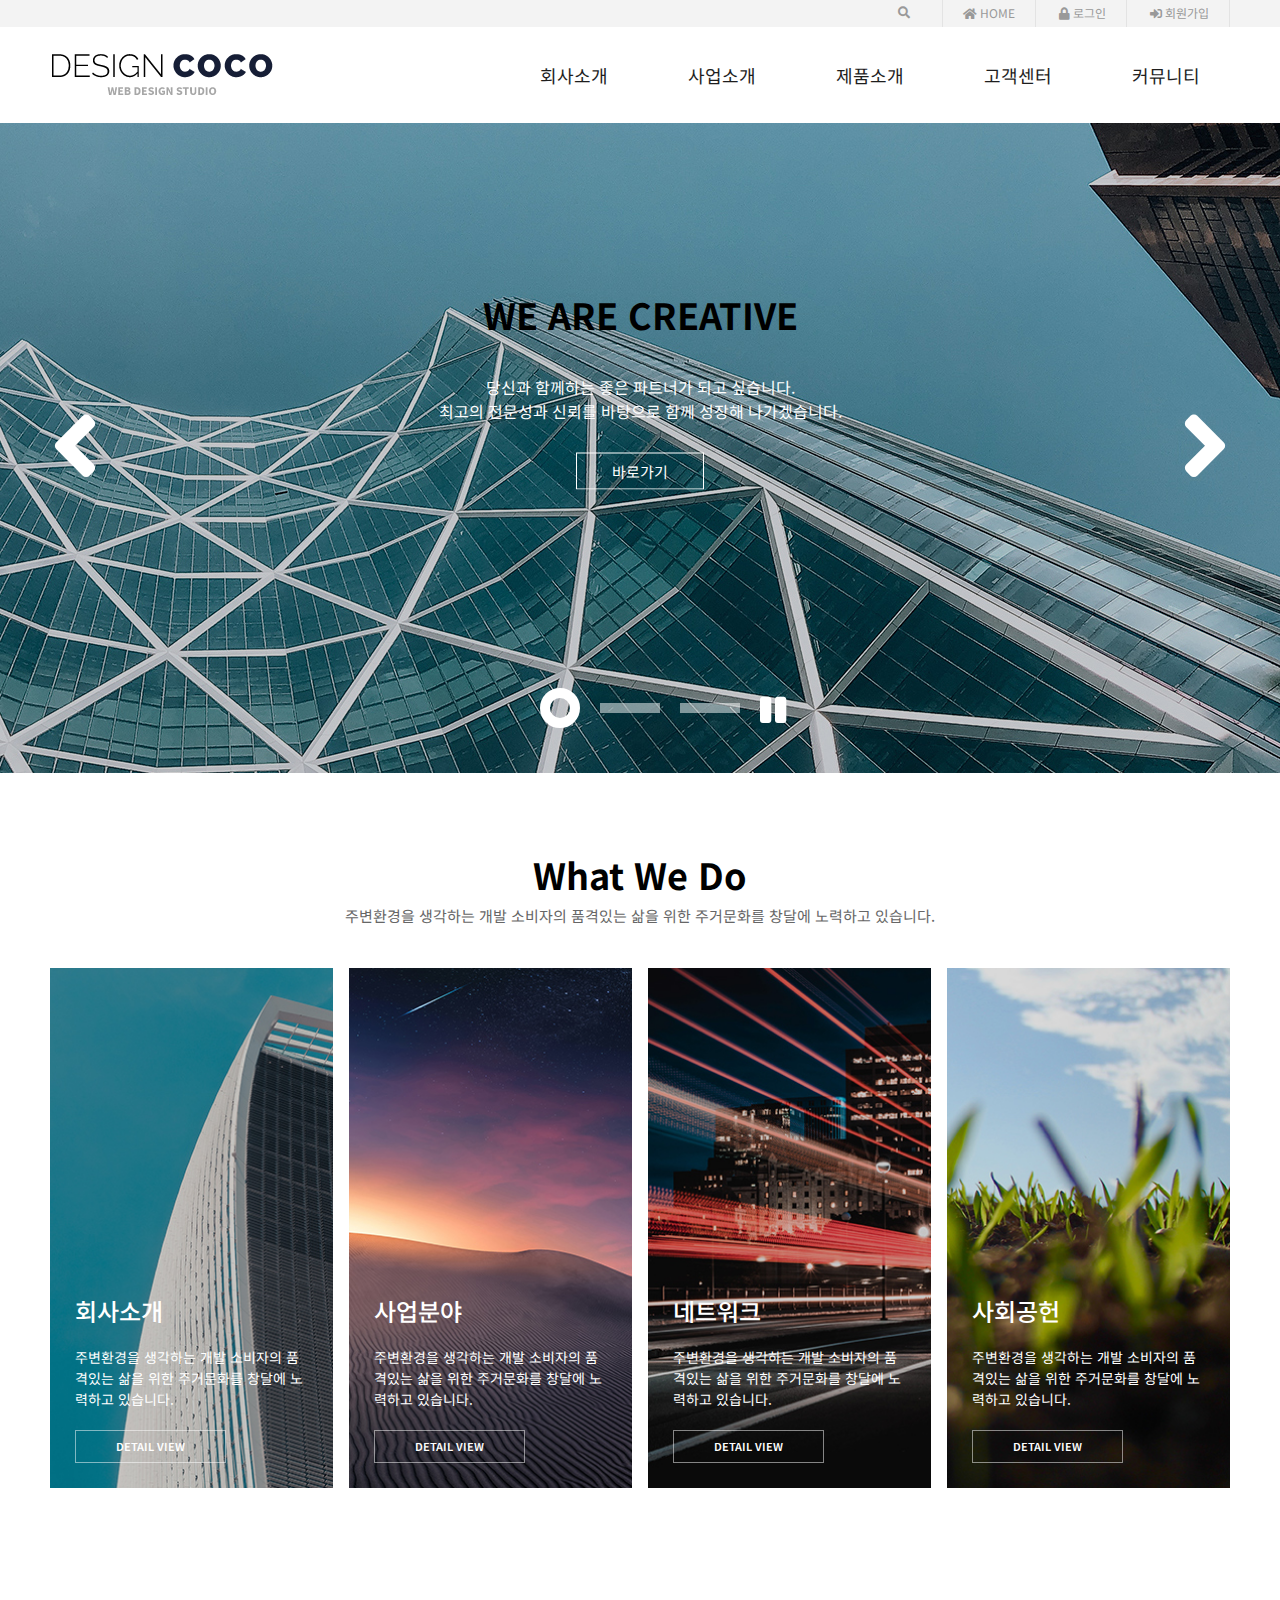
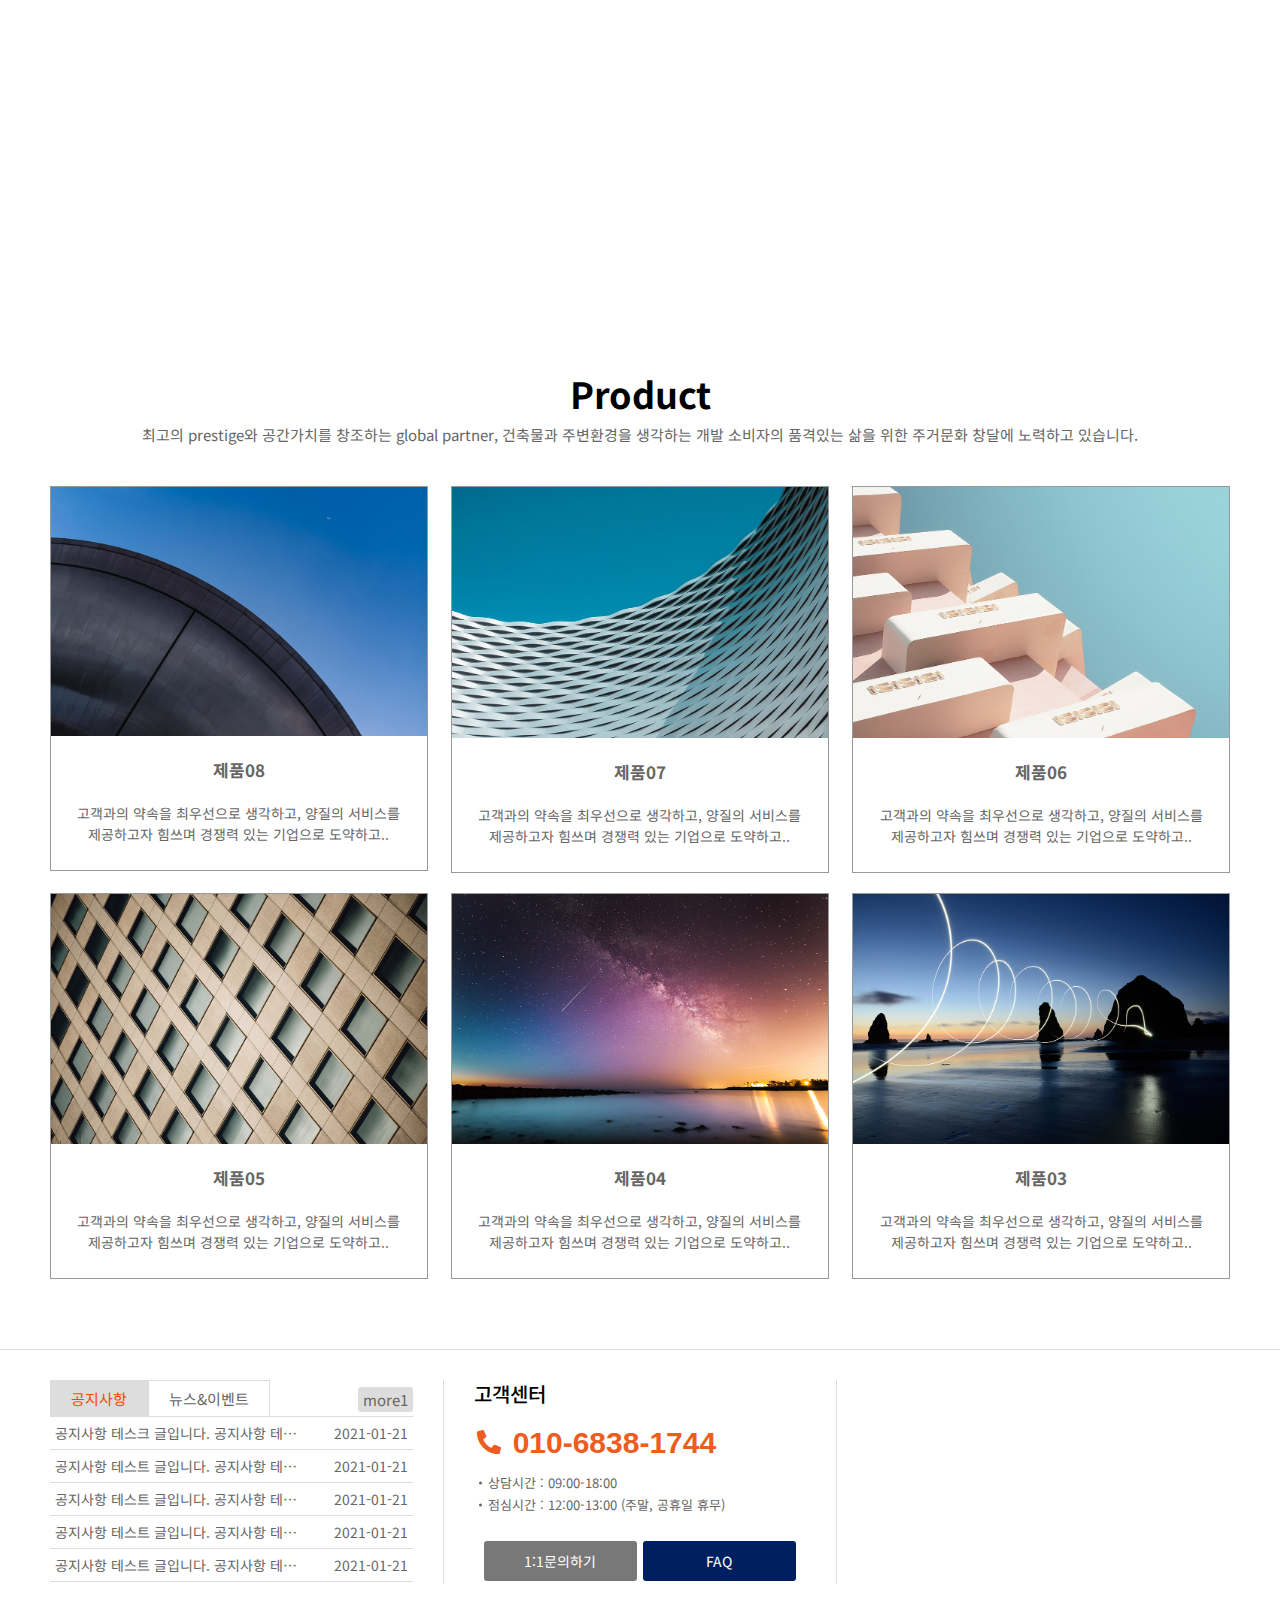
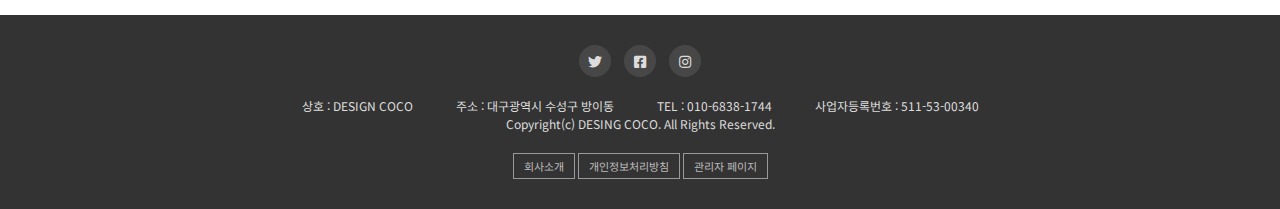
<file: index.html>
<!DOCTYPE html>
<html lang="ko">
<head>
    <meta charset="UTF-8">
    <meta name="viewport" content="width=device-width, initial-scale=1.0">
    <link rel="stylesheet" href="css/reset.css">
    <link rel="stylesheet" href="https://use.fontawesome.com/releases/v5.7.0/css/all.css">
    <link rel="stylesheet" href="./css/animate.css">
    <link rel="stylesheet" href="./css/slick.css">
    <link rel="stylesheet" href="css/index.css">
    <link rel="stylesheet" href="./css/rwdindec.css">
    <script src="./js/jquery-3.5.1.min.js"></script>
    <script src="./js/slick.min.js"></script>
    <title>디자인코코</title>
</head>

<body>
    <div id="wrap">
        <header id="header">
            <div class="top_menu">
                <div class="row">
                    <div class="search">
                        <span class="blind">검색어 입력</span>
                        <input type="text" id="sbox" placeholder="검색어 입력">
                        <label for="sbox"><i class="fas fa-search"></i></label>
                    </div>
                    <a href="#none"><i class="fas fa-home"></i> HOME</a>
                    <a href="#none"><i class="fas fa-lock"></i> 로그인</a>
                    <a href="#none"><i class="fas fa-sign-in-alt"></i> 회원가입</a>
                </div>
            </div>
            <div class="nh row">
                <h1><a href="./index.html"><img src="img/logo.png" alt="디자인코코"></a></h1>
                <button>
                    <span class="blind">메뉴열기/닫기</span>
                    <i class="fas fa-bars"></i>
                </button>
                <nav id="nav">
                    <ul class="depth1 cf">
                        <li>
                            <a href="company.html" target="_self">회사소개</a>
                            <ul class="depth2">
                                <li><a href="company.html">회사소개</a></li>
                                <li><a href="#none">CEO 인사말</a></li>
                                <li><a href="#none">회사연혁</a></li>
                                <li><a href="#none">오시는 길</a></li>
                            </ul>
                        </li>
                        <li>
                            <a href="#none">사업소개</a>
                            <ul class="depth2">
                                <li><a href="#none">사업분야</a></li>
                                <li><a href="#none">사업분야2</a></li>
                                <li><a href="#none">인증서</a></li>
                                <li><a href="#none">파트너</a></li>
                            </ul>
                        </li>
                        <li>
                            <a href="#none">제품소개</a>
                            <ul class="depth2">
                                <li><a href="#none">제품 01</a></li>
                                <li><a href="#none">제품 02</a></li>
                                <li><a href="#none">제품 03</a></li>
                                <li><a href="#none">제품 04</a></li>
                                <li><a href="#none">제품 05</a></li>
                            </ul>
                        </li>
                        <li>
                            <a href="#none">고객센터</a>
                            <ul class="depth2">
                                <li><a href="#none">고객상담</a></li>
                                <li><a href="#none">문의게시판</a></li>
                                <li><a href="#none">공지사항</a></li>
                            </ul>
                        </li>
                        <li>
                            <a href="#none">커뮤니티</a>
                            <ul class="depth2">
                                <li><a href="#none">FAQ</a></li>
                                <li><a href="#none">이벤트</a></li>
                            </ul>
                        </li>
                    </ul>
                </nav>
            </div>
        </header>
        <section id="section">
            <article class="article1">
                <div class="slide_group">
                    <div class="slide slide1">
                        <div class="slide_text">
                            <h2>WE ARE CREATIVE</h2>
                            <p>당신과 함께하는 좋은 파트너가 되고 싶습니다.<br>
                                최고의 전문성과 신뢰를 바탕으로 함께 성장해 나가겠습니다. </p>
                            <a href="#none">바로가기</a>
                        </div>
                    </div>
                    <div class="slide slide2">
                        <div class="slide_text">
                            <h2>자연에 가치를 더하다</h2>
                            <p>당신과 함께하는 좋은 파트너가 되고 싶습니다.<br>
                                최고의 전문성과 신뢰를 바탕으로 함께 성장해 나가겠습니다. </p>
                            <a href="#none">바로가기</a>
                        </div>
                    </div>
                    <div class="slide slide3">
                        <div class="slide_text">
                            <h2>기술과 경험의 융합, 미래를 위한 변화</h2>
                            <p>당신과 함께하는 좋은 파트너가 되고 싶습니다.<br>
                                최고의 전문성과 신뢰를 바탕으로 함께 성장해 나가겠습니다. </p>
                            <a href="#none">바로가기</a>
                        </div>
                    </div>
                </div>
                <button type="button" class="plpa">
                    <i class="fas fa-pause"></i>
                </button>
            </article>
            <article class="article2 row">
                    <h2>What We Do</h2>
                    <p>주변환경을 생각하는 개발 소비자의 품격있는 삶을 위한 주거문화를 창달에 노력하고 있습니다.</p>
                    <ul class="cf">
                        <li>
                            <div>
                                <h3>회사소개</h3>
                                <p>주변환경을 생각하는 개발 소비자의 품격있는 삶을 위한 주거문화를 창달에 노력하고 있습니다.</p>
                                <a href="#none">DETAIL VIEW</a>
                            </div>
                        </li>
                        <li>
                            <div>
                                <h3>사업분야</h3>
                                <p>주변환경을 생각하는 개발 소비자의 품격있는 삶을 위한 주거문화를 창달에 노력하고 있습니다.</p>
                                <a href="#none">DETAIL VIEW</a>
                            </div>
                        </li>
                        <li>
                            <div>
                                <h3>네트워크</h3>
                                <p>주변환경을 생각하는 개발 소비자의 품격있는 삶을 위한 주거문화를 창달에 노력하고 있습니다.</p>
                                <a href="#none">DETAIL VIEW</a>
                            </div>
                        </li>
                        <li>
                            <div>
                                <h3>사회공헌</h3>
                                <p>주변환경을 생각하는 개발 소비자의 품격있는 삶을 위한 주거문화를 창달에 노력하고 있습니다.</p>
                                <a href="#none">DETAIL VIEW</a>
                            </div>
                        </li>
                    </ul>
            </article>
            <article class="article3">
                <div class="row">
                    <h2>자연에서 온 재료와 친환경을 향한 혁신</h2>
                    <p>사람에게 시각적인 안정을 제공하는 것 등의 실천을 통해 모두가 편안히 호흡하여 쉴 수 있는 공간을 제공하려 합니다.</p>
                    <a href="#none">자세히보기 >></a>
                </div>
            </article>
            <article class="article4 row">
                    <h2>Product</h2>
                    <p>최고의 prestige와 공간가치를 창조하는 global partner, 건축물과 주변환경을 생각하는 개발 소비자의 품격있는 삶을 위한 주거문화 창달에 노력하고
                        있습니다. </p>
                    <ul class="cf">
                        <li>
                            <div>
                                <img src="img/2014214025_p01.jpg" alt="">
                                <div class="zoom">
                                    <a href="#none">
                                        <i class="fas fa-search-plus"></i>
                                    </a>
                                    <span class="blind">크게보기</span>
                                    <a href="./img/logo.png" download>
                                        <i class="fas fa-download"></i>
                                    </a>
                                    <span class="blind">다운로드</span>
                                </div>
                            </div>
                            <h4>제품08</h4>
                            <p>고객과의 약속을 최우선으로 생각하고, 양질의 서비스를 제공하고자 힘쓰며 경쟁력 있는 기업으로 도약하고..</p>
                        </li>
                        <li>
                            <div>
                                <img src="img/318183899_p02.jpg" alt="">
                                <div class="zoom">
                                    <i class="fas fa-search-plus"></i>
                                    <span class="blind">크게보기</span>
                                </div>
                            </div>
                            <h4>제품07</h4>
                            <p>고객과의 약속을 최우선으로 생각하고, 양질의 서비스를 제공하고자 힘쓰며 경쟁력 있는 기업으로 도약하고..</p>
                        </li>
                        <li>
                            <div>
                                <img src="img/348716429_p03.jpg" alt="">
                                <div class="zoom">
                                    <i class="fas fa-search-plus"></i>
                                    <span class="blind">크게보기</span>
                                </div>
                            </div>
                            <h4>제품06</h4>
                            <p>고객과의 약속을 최우선으로 생각하고, 양질의 서비스를 제공하고자 힘쓰며 경쟁력 있는 기업으로 도약하고..</p>
                        </li>
                        <li>
                            <div>
                                <img src="img/1264802078_p04.jpg" alt="">
                                <div class="zoom">
                                    <i class="fas fa-search-plus"></i>
                                    <span class="blind">크게보기</span>
                                </div>
                            </div>
                            <h4>제품05</h4>
                            <p>고객과의 약속을 최우선으로 생각하고, 양질의 서비스를 제공하고자 힘쓰며 경쟁력 있는 기업으로 도약하고..</p>
                        </li>
                        <li>
                            <div>
                                <img src="img/193592240_p05.jpg" alt="">
                                <div class="zoom">
                                    <i class="fas fa-search-plus"></i>
                                    <span class="blind">크게보기</span>
                                </div>
                            </div>
                            <h4>제품04</h4>
                            <p>고객과의 약속을 최우선으로 생각하고, 양질의 서비스를 제공하고자 힘쓰며 경쟁력 있는 기업으로 도약하고..</p>
                        </li>
                        <li>
                            <div>
                                <img src="img/56180477_p06.jpg" alt="">
                                <div class="zoom">
                                    <i class="fas fa-search-plus"></i>
                                    <span class="blind">크게보기</span>
                                </div>
                            </div>
                            <h4>제품03</h4>
                            <p>고객과의 약속을 최우선으로 생각하고, 양질의 서비스를 제공하고자 힘쓰며 경쟁력 있는 기업으로 도약하고..</p>
                        </li>
                    </ul>
            </article>
            <article class="article5">
                <div class="row">
                    <div class="cs_board">
                        <ul class="tabmenu">
                            <li class="active">공지사항</li>
                            <li class="">뉴스&amp;이벤트</li>
                        </ul>
                        <div class="contents">
                            <div class="active">
                                <table>
                                    <caption class="blind">공지사항</caption>
                                    <colgroup>
                                        <col>
                                        <col>
                                    </colgroup>
                                    <tbody>
                                        <tr>
                                            <td>공지사항 테스크 글입니다. 공지사항 테스크 글입니다 공지사항 테스크 글입니다</td>
                                            <td>2021-01-21</td>
                                        </tr>
                                        <tr>
                                            <td>공지사항 테스트 글입니다. 공지사항 테스트 글입니다 공지사항 테스트 글입니다.</td>
                                            <td>2021-01-21</td>
                                        </tr>
                                        <tr>
                                            <td>공지사항 테스트 글입니다. 공지사항 테스트 글입니다 공지사항 테스트 글입니다.</td>
                                            <td>2021-01-21</td>
                                        </tr>
                                        <tr>
                                            <td>공지사항 테스트 글입니다. 공지사항 테스트 글입니다 공지사항 테스트 글입니다.</td>
                                            <td>2021-01-21</td>
                                        </tr>
                                        <tr>
                                            <td>공지사항 테스트 글입니다. 공지사항 테스트 글입니다 공지사항 테스트 글입니다.</td>
                                            <td>2021-01-21</td>
                                        </tr>
                                    </tbody>
                                </table>
                                <a href="#none" class="more">more1</a>
                            </div>
                            <div class="">
                                <table>
                                    <caption class="blind">뉴스이벤트</caption>
                                    <colgroup>
                                        <col>
                                        <col>
                                    </colgroup>
                                    <tbody>
                                        <tr>
                                            <td>뉴스 테스트 글입니다. 뉴스 테스트 글입니다 뉴스 테스트 글입니다</td>
                                            <td>2021-01-21</td>
                                        </tr>
                                        <tr>
                                            <td>뉴스 테스트 글입니다. 뉴스 테스트 글입니다 뉴스 테스트 글입니다</td>
                                            <td>2021-01-21</td>
                                        </tr>
                                        <tr>
                                            <td>뉴스 테스트 글입니다. 뉴스 테스트 글입니다 뉴스 테스트 글입니다</td>
                                            <td>2021-01-21</td>
                                        </tr>
                                        <tr>
                                            <td>뉴스 테스트 글입니다. 뉴스 테스트 글입니다 뉴스 테스트 글입니다</td>
                                            <td>2021-01-21</td>
                                        </tr>
                                        <tr>
                                            <td>뉴스 테스트 글입니다. 뉴스 테스트 글입니다 뉴스 테스트 글입니다</td>
                                            <td>2021-01-21</td>
                                        </tr>
                                    </tbody>
                                </table>
                                <a href="#none2" class="more">more2</a>
                            </div>
                        </div>
                    </div>
                    <div class="cs_center">
                        <h4>고객센터</h4>
                        <div class="cs-box">
                            <ul>
                               <li class="tel_num">
                                   <i class="fas fa-phone"></i> <a href="tel:010-6838-1744">010-6838-1744</a>
                                </li>
                               <li>상담시간 : 09:00-18:00</li>
                               <li>점심시간 : 12:00-13:00 (주말, 공휴일 휴무)</li>
                               <li class="cs-btn">
                                   <a href="#none" class="cs-btn">1:1문의하기</a> <a href="#none" target="_blank" class="cs-btn2">FAQ</a>
                                </li>
                            </ul>
                         </div>
                    </div>
                    <div class="cs_movie">
                        <div class="tubewrap">
                            <iframe width="100%" height="100%" src="https://www.youtube.com/embed/7BeaT2LlAQ8?controls=0&amp;mute=1&amp;autoplay=1&amp;rel=0" frameborder="0" allow="accelerometer; autoplay; clipboard-write; encrypted-media; gyroscope; picture-in-picture" allowfullscreen></iframe>
                        </div>
                    </div>
                </div>
            </article>
        </section>
        <footer id="footer">
            <div class="row">
                <div class="sns">
                    <a href="#none"><i class="fab fa-twitter"></i><span class="blind">트위터</span></a>
                    <a href="#none"><i class="fab fa-facebook-square"></i><span class="blind">페이스북</span></a>
                    <a href="#none"><i class="fab fa-instagram"></i><span class="blind">인스타그램</span></a>
                </div>
                <div class="info">
                    <address>
                        <span>상호 : DESIGN COCO</span>
                        <span>주소 : 대구광역시 수성구 방이동</span>
                        <span>TEL : 010-6838-1744</span>
                        <span>사업자등록번호 : 511-53-00340</span>
                    </address>
                    <p>Copyright(c) DESING COCO. All Rights Reserved.</p>
                </div>
                <div class="privacy">
                    <a href="#none">회사소개</a>
                    <a href="#none">개인정보처리방침</a>
                    <a href="#none">관리자 페이지</a>
                </div>
            </div>
        </footer>
    </div>

    
    <script src="./js/index.js"></script>

</body>
</html>
</file>
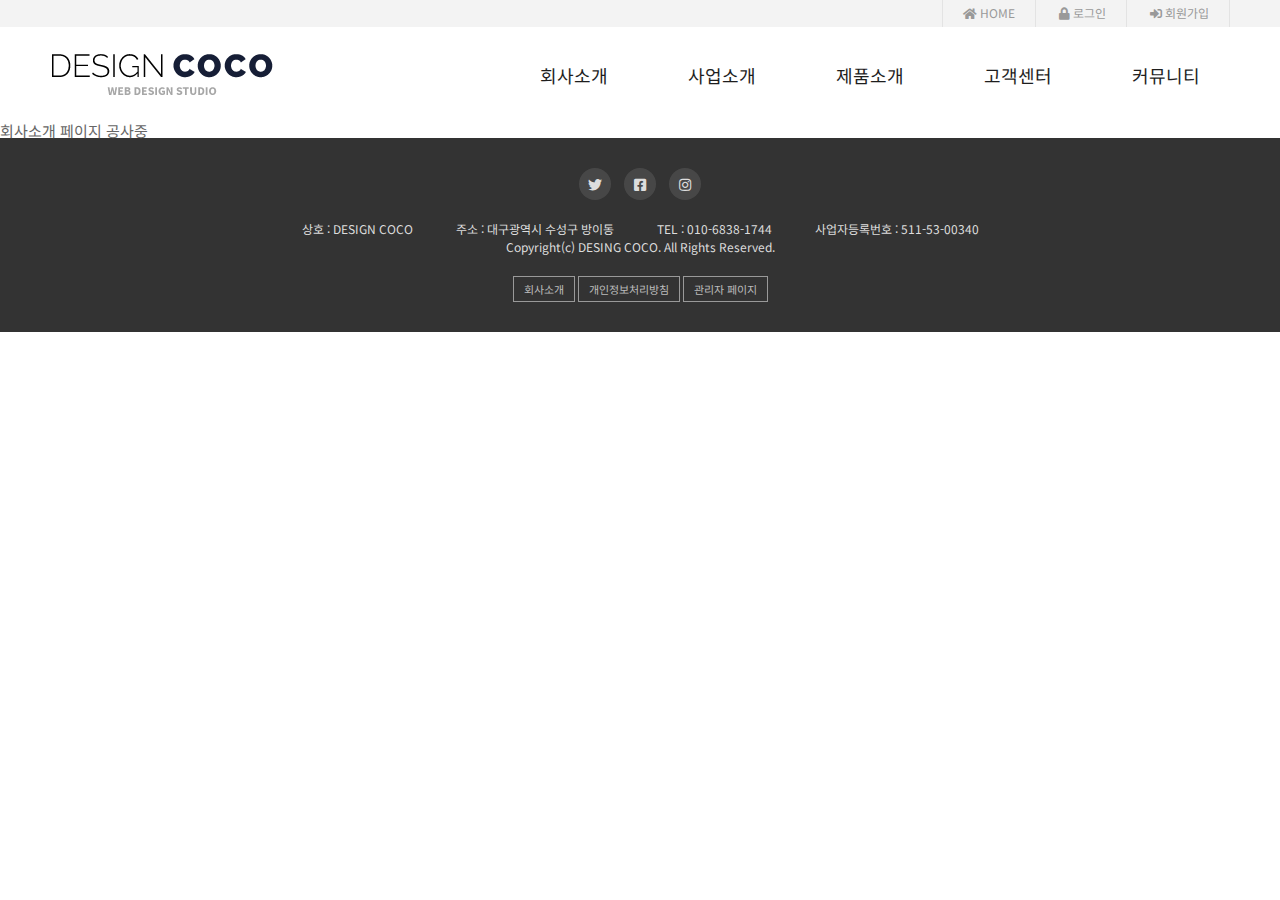
<file: company.html>
<!DOCTYPE html>
<html lang="ko">
<head>
    <meta charset="UTF-8">
    <meta name="viewport" content="width=device-width, initial-scale=1.0">
    <link rel="stylesheet" href="css/reset.css">
    <link rel="stylesheet" href="https://use.fontawesome.com/releases/v5.7.0/css/all.css">
    <link rel="stylesheet" href="./css/animate.css">
    <link rel="stylesheet" href="./css/slick.css">
    <link rel="stylesheet" href="css/index.css">
    <link rel="stylesheet" href="./css/rwdindec.css">
    <script src="./js/jquery-3.5.1.min.js"></script>
    <script src="./js/slick.min.js"></script>
    <title>디자인코코</title>
</head>

<body>
    <div id="wrap">
        <header id="header">
            <div class="top_menu">
                <div class="row">
                    <a href="#none"><i class="fas fa-home"></i> HOME</a>
                    <a href="#none"><i class="fas fa-lock"></i> 로그인</a>
                    <a href="#none"><i class="fas fa-sign-in-alt"></i> 회원가입</a>
                </div>
            </div>
            <div class="nh row">
                <h1><a href="./index.html"><img src="img/logo.png" alt="디자인코코"></a></h1>
                <button>
                    <span class="blind">메뉴열기/닫기</span>
                    <i class="fas fa-bars"></i>
                </button>
                <nav id="nav">
                    <ul class="depth1 cf">
                        <li>
                            <a href="company.html" target="_self">회사소개</a>
                            <ul class="depth2">
                                <li><a href="company.html">회사소개</a></li>
                                <li><a href="#none">CEO 인사말</a></li>
                                <li><a href="#none">회사연혁</a></li>
                                <li><a href="#none">오시는 길</a></li>
                            </ul>
                        </li>
                        <li>
                            <a href="#none">사업소개</a>
                            <ul class="depth2">
                                <li><a href="#none">사업분야</a></li>
                                <li><a href="#none">사업분야2</a></li>
                                <li><a href="#none">인증서</a></li>
                                <li><a href="#none">파트너</a></li>
                            </ul>
                        </li>
                        <li>
                            <a href="#none">제품소개</a>
                            <ul class="depth2">
                                <li><a href="#none">제품 01</a></li>
                                <li><a href="#none">제품 02</a></li>
                                <li><a href="#none">제품 03</a></li>
                                <li><a href="#none">제품 04</a></li>
                                <li><a href="#none">제품 05</a></li>
                            </ul>
                        </li>
                        <li>
                            <a href="#none">고객센터</a>
                            <ul class="depth2">
                                <li><a href="#none">고객상담</a></li>
                                <li><a href="#none">문의게시판</a></li>
                                <li><a href="#none">공지사항</a></li>
                            </ul>
                        </li>
                        <li>
                            <a href="#none">커뮤니티</a>
                            <ul class="depth2">
                                <li><a href="#none">FAQ</a></li>
                                <li><a href="#none">이벤트</a></li>
                            </ul>
                        </li>
                    </ul>
                </nav>
            </div>
        </header>
        <section id="section">
            회사소개 페이지 공사중
        </section>
        <footer id="footer">
            <div class="row">
                <div class="sns">
                    <a href="#none"><i class="fab fa-twitter"></i><span class="blind">트위터</span></a>
                    <a href="#none"><i class="fab fa-facebook-square"></i><span class="blind">페이스북</span></a>
                    <a href="#none"><i class="fab fa-instagram"></i><span class="blind">인스타그램</span></a>
                </div>
                <div class="info">
                    <address>
                        <span>상호 : DESIGN COCO</span>
                        <span>주소 : 대구광역시 수성구 방이동</span>
                        <span>TEL : 010-6838-1744</span>
                        <span>사업자등록번호 : 511-53-00340</span>
                    </address>
                    <p>Copyright(c) DESING COCO. All Rights Reserved.</p>
                </div>
                <div class="privacy">
                    <a href="#none">회사소개</a>
                    <a href="#none">개인정보처리방침</a>
                    <a href="#none">관리자 페이지</a>
                </div>
            </div>
        </footer>
    </div>

    <script src="./js/index.js"></script>

</body>
</html>
</file>
<file: css/index.css>
@charset "UTF-8";
@import url('https://fonts.googleapis.com/css2?family=Noto+Sans+KR:wght@100;300;400;500;700;900&display=swap');

body{font-family: 'Noto Sans KR', sans-serif; color:#666; font-size:15px }
.row{max-width: 1200px; margin:0 auto; padding:0 10px }
#header { position: relative; }
#header .top_menu { background:#f3f3f3; color:#999; font-size:12px; text-align:right; }
#header .top_menu a { padding:7px 20px; display:inline-block; border-right:1px solid #e3e3e3; }
#header .top_menu a:nth-of-type(1) { border-left:1px solid #e3e3e3; }
#header .top_menu a:hover { color: #dbb075; }

/* 검색창 */
#header .search {
    position: absolute; right:330px; top:50%; transform: translateY(-50%);
    
}
#header .search #sbox { 
    border: none; outline: none; text-indent: 1em; width:0;
    overflow: hidden; transition: all 0.5s;
}
#header .search #sbox.on { width: 169px; }

/* 블록요소들을 한줄로 정렬하는 방법 : 
   1. 둘다 float정렬 : 부모한테 .cf나 overflow:hidden
   2. 둘 중에 높이가 낮은 자식을 position:absolute 정렬 : 부모한테 position:relative */
#header .row { position:relative; }
#header h1 { /* float:left;  */ padding:25px 0 }
#header.on .top_menu { display: none; }
#header.on {
    position: fixed; top:0; left:0; background: #fff;
    z-index: 99999; width: 100%;
}
#header .nh button {display: none;}
#header #nav {  /* float:right; */ z-index:99999;
    position:absolute; top:50%; transform:translateY(-50%);
    right:0; font-size:18px; color:#1e1e1e; /* background:red; */ }
#header #nav .depth1 > li { float:left; position:relative; }
#header #nav .depth1 > li > a { padding:20px 40px; display:inline-block; }
#header #nav .depth1 > li.on > a { color: #00529b; }
#header .depth2 { position:absolute; top:100%; left:0; 
    background:#555; font-size:14px;
    color:#fff; width:100%; text-align:center; 
    display:none; }
#header #nav .depth1 > li.on .depth2 { display:block; }
#header .depth2 > li > a { padding:18px 0; display:block; 
    border-bottom:1px solid #999; }
#header .depth2 > li:last-child > a { border-bottom:none }
#header .depth2 > li:hover > a { background:#00529b; color:#dfe9fe }

.article1 { position: relative; }
.article1 .slide_group { position: relative; }
.article1 .slide_group .slick-arrow{
    position: absolute; top:50%; transform: translateY(-50%);
    background: none; border: none; outline: none;
    font-size: 100px; color: #fff; z-index: 999;
}
.article1 .slide_group .slick-dots {
    position: absolute; left:50%; transform: translate(-50%); bottom: 45px;
}
.article1 .slide_group .slick-dots li { display: inline-block; margin: 0 10px; }
.article1 .slide_group .slick-dots li button {
    border: none; outline: none;
    width: 60px; height: 10px; background: rgba(255,255,255,0.5);
    text-indent: -9999px; overflow: hidden; vertical-align: middle;
}
.article1 .slide_group .slick-dots li.slick-active button {
    border: 10px solid rgba(255,255,255,1);
    width: 40px; height: 40px; background: transparent; 
    border-radius: 50%;
}
.article1 .slide_group .prev { left: 50px; }
.article1 .slide_group .next { right: 50px; }
.article1 .plpa { 
    position: absolute; bottom:45px; left:50%; transform: translate(120px);
    background: none; border: none;
    font-size: 30px; color: #fff;
}

.article1 .slide1 { height:650px;
    background:url(../img/main_img1.jpg) no-repeat center;
    background-size:cover; position:relative; 
}
.article1 .slide2 { height:650px;
    background:url(../img/main_img2.jpg) no-repeat center;
    background-size:cover;  position:relative;
}
.article1 .slide3 { height:650px;
    background:url(../img/main_img3.jpg) no-repeat center;
    background-size:cover;  position:relative;
}
#section .article1 .slide_text {
    position:absolute; top:35%; left:10px; right:10px;
    transform:translateY(-50%); color:#fff; text-align:center;
    word-break: keep-all; /* 한글 단어 잘림 허용 안함 */
    overflow: hidden; text-overflow: ellipsis;
} 
#section .article1 .slide.slick-cloned .slide_text { opacity: 0; } 
.article1 .slide_text h2 { font-size: 42px;line-height: 50px;
    font-weight: 800; }
.article1 .slide.slick-active .slide_text h2 {
    animation: fadeInDown 0.5s both 0.6s; }
.article1 .slide_text p {font-size: 16px;line-height: 24px;
    font-weight: 400;margin:30px 0; }
.article1 .slide.slick-active .slide_text p {
    animation: fadeInRight 0.5s both 0.6s; }
.article1 .slide_text a { display: inline-block; padding: 10px 35px;
    border: 1px solid #FFF; font-size: 15px; font-weight: 400; }
.article1 .slide.slick-active .slide_text a {
    animation: fadeInUp 0.5s both 0.6s; }
/* a버튼에 호버하면 배경색 background: rgba(255,255,255,0.3); */
.article1 .slide_text a:hover {background: rgba(255,255,255,0.3);}

#section h2 { color: #000; font-size: 36px; line-height: 42px; font-weight: 700;
    padding:80px 0 10px; text-align:center; }
.article2 > p, .article4 > p  { 
    padding-bottom: 40px; text-align:center; line-height: 1.5;
    word-break: keep-all; /* 한글 단어 잘림 허용 안함 */
        overflow: hidden; text-overflow: ellipsis;
}
.article2 li { 
    height:520px; float:left; width:24%; margin-right:1.3333%; color:#fff;
    position:relative;
}
.article2 li::before { 
    content:''; top:0; bottom: 0; left: 0; right: 0;
    position: absolute;
    background: rgba(0,0,0,0.5); opacity: 0; transition: all 0.4s;}
.article2 li:hover::before { opacity: 1; }

.article2 li:nth-child(1) { background:url(../img/what1.jpg) no-repeat center;
    background-size:cover; }
.article2 li:nth-child(2) { background:url(../img/what2.jpg) no-repeat center;
    background-size:cover; }
.article2 li:nth-child(3) { background:url(../img/what3.jpg) no-repeat center;
    background-size:cover; }
.article2 li:nth-child(4) { background:url(../img/what4.jpg) no-repeat center;
    background-size:cover; margin-right:0; }
    
.article2 li > div { 
    position:absolute; bottom:25px; left:25px; right:25px; transition: all 0.5s;
}
.article2 li:hover > div { bottom:100px; }

.article2 li > div > h3 { font-size: 24px; line-height: 32px; font-weight: 500; }
.article2 li > div > p { padding: 20px 0; line-height:1.5; font-size:14px; }
.article2 li > div > a {  display: inline-block; padding: 10px 40px;
    border: 1px solid rgba(255,255,255,0.5); font-size: 11px; font-weight: 600 !important;
}
.article2 li > div > a:hover {background: rgba(255,255,255,0.3);}

.article3 { height:304px;
    background:url(../img/intro_bg.jpg) no-repeat center top;
    background-size:cover;
    background-attachment: fixed; /* 패럴렉스 이미지 : 스크롤시 배경이미지 고정스타일 */
    margin-top:100px; 
    color:#fff;
    text-align:center;
}
.article3 h2 { color:#fff !important; }
.article3 p { padding: 15px 0 25px;}
.article3 a { font-size:13px; padding:10px 30px; display:inline-block;
    border: 1px solid rgba(255,255,255,0.5);
}
.article3 a:hover {background: rgba(255,255,255,0.3);}


.article4 li {
    float:left; width:32%;
    margin-right:2%;
    margin-bottom:20px; 
    border:1px solid #999;
    text-align:center;
}
.article4 li:nth-child(3n) { margin-right:0 }
/* margin값이 상하로 만나면 둘 중에 큰 값 하나만 적용 */
.article4 li h4 { font-size:17px; margin:25px; font-weight:bold }
.article4 li p { font-size:14px; margin:25px; line-height:1.5 }
.article4 li > div { overflow: hidden; position: relative; }
.article4 li > div::before {
    content:''; position: absolute; bottom: 0; top: 0; left: 0; right: 0; 
    background: rgba(0,0,0,0.5); opacity: 0; transition: all 0.4s;
}
.article4 li > div:hover::before{ opacity: 1; z-index: 99;}
.article4 li > div .zoom {
    position: absolute; top: 50%; left: 50%;
    transform: translate(-50%, -50%);
    font-size: 30px; color: #fff;
    opacity: 0; transition: all 0.4s; z-index: 999;
}
.article4 li > div:hover .zoom { opacity: 1; }
.article4 li > div > img { transition: all 0.5s; }
.article4 li > div:hover > img { transform: scale(1.2); }



/* article 5 구역 */
.article5 { padding:30px 0; margin-top:50px; border-top:1px solid #ddd }
.article5 .row { overflow:hidden }
.article5 .row > div { width:33.33%; float:left; }

/* article 5 - board */
.article5 .row > div.cs_board { padding-right:30px; }
.cs_board .tabmenu { overflow: hidden; border-bottom: 1px solid #ddd; }
.cs_board .tabmenu li {
    float:left; border: 1px solid #ddd; border-bottom: none;
    padding: 10px 20px; cursor: pointer;
}
.cs_board .tabmenu li.active { background: #ddd; color: orangered; }
.cs_board .contents > div { display: none; }
.cs_board .contents > div.active { display: block; }
.cs_board .contents table { font-size: 14px; }
.cs_board .contents col:nth-child(1) { width: auto; }
.cs_board .contents col:nth-child(2) { width: 100px; }
.cs_board .contents td { border-bottom: 1px solid #ddd; padding: 9px 5px; }
.cs_board .contents td:nth-child(1) {
    white-space: nowrap; overflow: hidden; text-overflow: ellipsis;
}
.cs_board .contents td:nth-child(2) { text-align: right; }
.cs_board .contents { position: relative; }
.cs_board .contents .more {
    position: absolute; bottom: 100%; right: 0;
    padding: 5px; background: #ddd; margin-bottom: 5px;
    border-radius: 3px;
}
/* article 5 - center */
.article5 .row > div.cs_center { 
    border-left:1px solid #ddd;
    border-right:1px solid #ddd;
    padding:0 30px;
}
.article5 .row > div.cs_center h4 {
    color:#000; font-size:20px; line-height:28px;
    padding-bottom:15px; font-weight:500;
}
.article5 .row > div.cs_center li {
    font-size:13px; line-height:20px; margin:2px 0;
    text-indent:0px; padding-left:14px; position: relative;
}
.article5 .row > div.cs_center li::before {
    content:""; width:3px; height:3px; background:#666; 
    border-radius:50%; position: absolute; left:5px; top:50%;
    transform: translateY(-50%);
}
.article5 .row > div.cs_center li a {text-indent:0px;}
.article5 .row > div.cs_center li.tel_num {
    color:#ed5c20; font-size:30px; line-height:36px; font-weight:700;
    font-family:'Montserrat',sans-serif; padding-bottom:10px;
    padding-left: 0px;
}
.article5 .row > div.cs_center li.tel_num i {
    transform: rotate(90deg) scale(0.8); 
}
.article5 .row > div.cs_center li.cs-btn::before,
.article5 .row > div.cs_center li.tel_num::before {display:none;}
.article5 .row > div.cs_center li.cs-btn {
    padding-top:20px !important; 
    padding:0; text-indent:0; margin:0; font-size:0; text-align:center;
}
.article5 .row > div.cs_center li.cs-btn a {
    display:inline-block; width:46%; margin:1%; border-radius:3px; color:#FFF;
    padding:10px; font-size:14px; text-align:center;
}
.article5 .row > div.cs_center li.cs-btn a.cs-btn { background:#787878; }
.article5 .row > div.cs_center li.cs-btn a.cs-btn:hover { background:#555; }
.article5 .row > div.cs_center li.cs-btn a.cs-btn2 { background:#001f60; }
.article5 .row > div.cs_center li.cs-btn a.cs-btn2:hover {background:#00113c;}

/* article 5 - movie */
.article5 .row .cs_movie { padding-left:30px; }
.article5 .cs_movie .tubewrap { 
    width: 100%; padding-top: 56.25%; position: relative;
}
.article5 .cs_movie .tubewrap iframe { position: absolute; top: 0; left: 0; }

/* footer 구역 */
#footer { margin-top:0px; background: #333;
    padding: 30px 0px; text-align: center;
    font-size: 12px; line-height: 18px;
    color:#ddd; }
#footer .sns a { font-size:14px; display:inline-block;
    width:32px; height:32px; line-height:32px;
    background:rgba(255,255,255,0.1);
    border-radius:50%;
    margin:0 5px; transition:all 0.3s }
#footer .sns a:hover {
    background:rgba(255,255,255,0.3);
}

#footer .info { padding:20px 0px }
#footer .info span { padding:5px 20px; }

#footer .privacy a {
    font-size:11px; padding:3px 10px;
    display:inline-block;
    border: 1px solid rgba(255,255,255,0.5);
    color:#bbb; transition:all 0.4s;
}
#footer .privacy a:hover {
    background: #999;
    border: 1px solid #999;
    color: #FFF;
}
</file>
<file: css/rwdindec.css>
@media screen and (max-width:1024px){

    /* 로고 */
    #header h1 img { width: 200px; }

    /* 검색창 */
    #header .search {
        position: absolute; right:75px; top:60px; transform: translateY(0%);
        font-size: 22px; z-index: 99999; color: #000;
    }
    #header .search #sbox { 
        border: none; outline: none; text-indent: 1em; width:0;
        overflow: hidden; transition: all 0.5s;
        background: #000; padding: 5px 0; color:#fff;
    }
    #header .search #sbox::placeholder{ font-weight: bold; color: #888 }
    #header .search #sbox.on { width: 200px; }

    #header .nh { position: relative; }
    #header .nh button {
        background: none; border: none;
        font-size: 30px;
        position: absolute; right:30px;
        top:50%; transform: translateY(-50%);
        width: 30px; height: 30px; line-height: 30px;
        z-index: 99999;
        /* 하단 카피분 */
        display: block;
    }

    #header #nav { 
        display: none;
        background: #ccc;
        /* 하단 카피분 */
        /* float:right; */ z-index:9999;
        position:absolute; top:100%; transform:translateY(0);
        right:0; font-size:18px; color:#1e1e1e; /* background:red; */
    }
    #header #nav.on { display: block; }
    #header #nav .depth1 > li { 
        /* 하단 카피분 */
        float:unset; position:relative; 
    }
    #header #nav .depth1 > li .depth2 { 
        /* 하단 카피분 */
        position:static; top:100%; left:0; 
        background:#555; font-size:14px;
        color:#fff; width:100%; text-align:center; 
        display:none; 
    }

    .article2 li { 
        height:520px; float:left; width:49.5%; margin-right:1%; color:#fff;
        position:relative;
    }
    .article2 li:nth-child(1) { 
        background:url(../img/what1.jpg) no-repeat center;
        background-size:cover; }
    .article2 li:nth-child(2) { 
        background:url(../img/what2.jpg) no-repeat center;
        background-size:cover; margin-right:0; }
    .article2 li:nth-child(3) { 
        background:url(../img/what3.jpg) no-repeat center;
        background-size:cover; margin-top: 1%;}
    .article2 li:nth-child(4) { 
        background:url(../img/what4.jpg) no-repeat center;
        background-size:cover; margin-right:0; margin-top: 1%;}

    /* article 3 */
    .article3 { position: relative; }
    .article3 .row { 
        max-width: 1200px; margin:0 auto; padding:0 10px;
        position:absolute; top:50%; transform: translateY(-50%);
        left:0; right:0;
    }
    #section .article3 h2 {
        color: #000; font-size: 30px; line-height: 42px; font-weight: 700;
        padding:0px 0 10px; text-align:center;
        word-break: keep-all; /* 한글 단어 잘림 허용 안함 */
        overflow: hidden; text-overflow: ellipsis;
    }
    .article3 p {
        padding: 15px 0 25px; line-height: 1.5;
        word-break: keep-all; overflow: hidden; text-overflow: ellipsis;
    }

    /* article 4 */
    .article4 li {
        float:left; width:49.5%;
        margin-right:1%;
        margin-bottom:20px; 
        border:1px solid #999;
        text-align:center;
    }
    .article4 li:nth-child(3n) { margin-right:1% }
    .article4 li:nth-child(2n) { margin-right:0% }

    /* article 5 */
    .article5 .row > div { width:100%; float:left; }
    .article5 .row > div.cs_board { padding-right:30px; padding-left:30px;}
    .article5 .row > div.cs_center { 
        border-left:0px solid #ddd;
        border-right:0px solid #ddd;
        padding:30px;
    }
    .article5 .row .cs_movie { padding-right:30px; padding-left:30px; }

} /* END - 1024px */

@media screen and (max-width:750px){
    #footer .info span { padding:5px 20px; display: block}
}

@media screen and (max-width:500px){
    .article1 .slide_group .slick-dots li button {
        border: none; outline: none;
        width: 30px; height: 10px; background: rgba(255,255,255,0.5);
        text-indent: -9999px; overflow: hidden; vertical-align: middle;
    }
    .article1 .slide_group .slick-dots li.slick-active button {
        border: 10px solid rgba(255,255,255,1);
        width: 20px; height: 20px; background: transparent; 
        border-radius: 50%;
    }
    .article1 .plpa { 
        position: absolute; bottom:42.5px; left:50%; transform: translate(80px);
        background: none; border: none;
        font-size: 20px; color: #fff;
    }

    .article2 li { 
        height:400px; float:left; width:49.5%; margin-right:1%; color:#fff;
        position:relative;
    }
    .article2 li > div > a {  display: block; padding: 10px 0px; 
        text-align: center;
        border: 1px solid rgba(255,255,255,0.5);
        font-size: 11px; font-weight: 600 !important;
    }

    .article4 li {
        float:left; width:100%;
        margin-right:0%;
        margin-bottom:20px; 
        border:1px solid #999;
        text-align:center;
    }
    .article4 li:nth-child(2n) { margin-right:0 }

} /* END - 500px */
</file>
